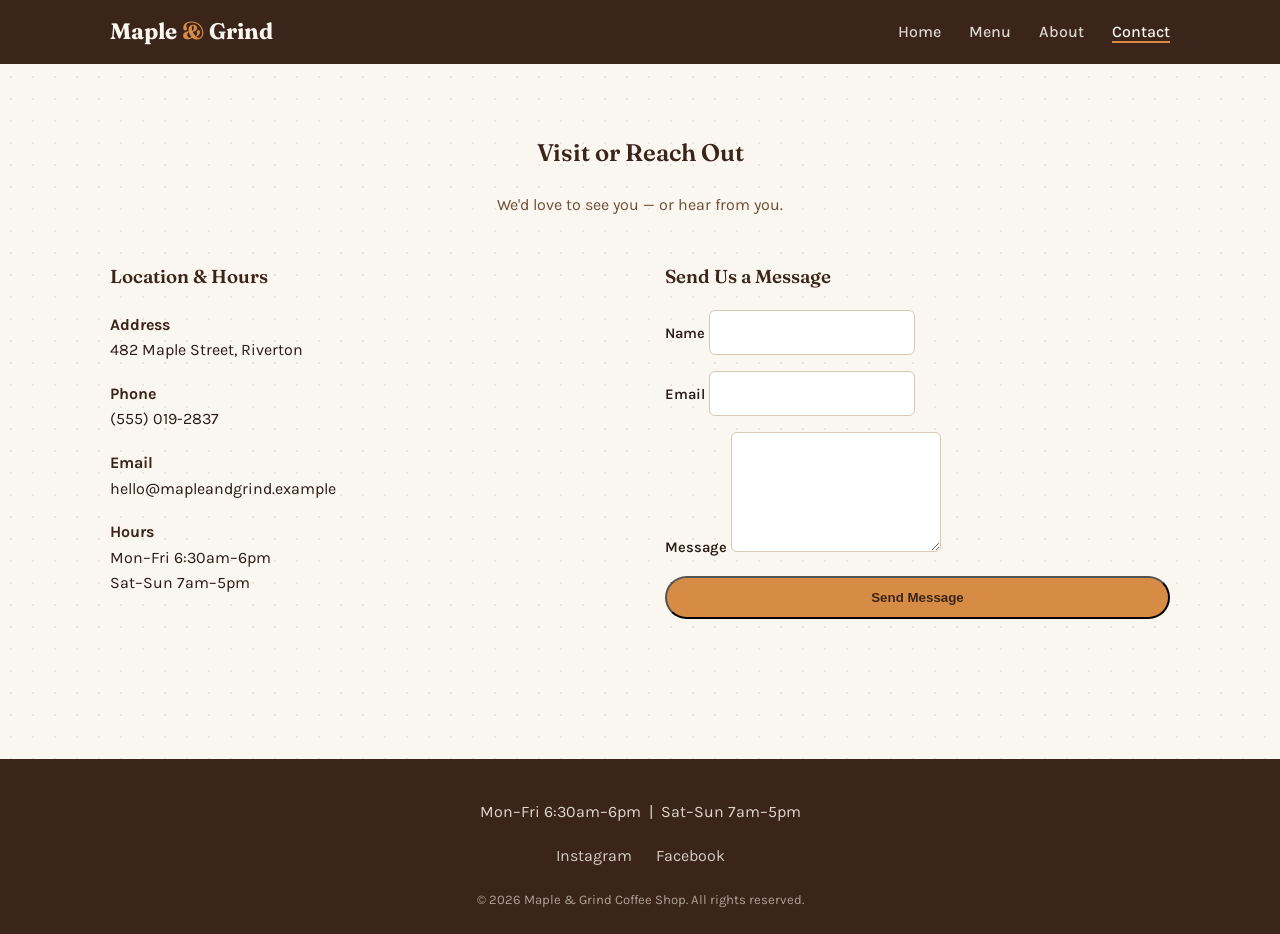
<file: contact.html>
<!DOCTYPE html>
<html lang="en">
<head>
  <meta charset="UTF-8" />
  <meta name="viewport" content="width=device-width, initial-scale=1.0" />
  <title>Contact | Maple &amp; Grind</title>
  <meta name="description" content="Visit or contact Maple & Grind coffee shop." />
  <link rel="preconnect" href="https://fonts.googleapis.com" />
  <link rel="preconnect" href="https://fonts.gstatic.com" crossorigin />
  <link href="https://fonts.googleapis.com/css2?family=Fraunces:opsz,wght@9..144,500;9..144,600;9..144,700&family=Karla:wght@400;500;600;700&display=swap" rel="stylesheet" />
  <link rel="stylesheet" href="css/style.css" />
</head>
<body>
  <header>
    <div class="nav-wrap">
      <a href="index.html" class="logo">Maple <span>&amp;</span> Grind</a>
      <button class="nav-toggle" aria-label="Toggle menu">&#9776;</button>
      <nav>
        <ul>
          <li><a href="index.html">Home</a></li>
          <li><a href="menu.html">Menu</a></li>
          <li><a href="about.html">About</a></li>
          <li><a href="contact.html" class="active">Contact</a></li>
        </ul>
      </nav>
    </div>
  </header>

  <section>
    <div class="container">
      <div class="section-header">
        <h1>Visit or Reach Out</h1>
        <p>We'd love to see you &mdash; or hear from you.</p>
      </div>

      <div class="contact-grid">
        <div>
          <h3>Location &amp; Hours</h3>
          <ul class="info-list">
            <li>
              <strong>Address</strong>
              482 Maple Street, Riverton
            </li>
            <li>
              <strong>Phone</strong>
              (555) 019-2837
            </li>
            <li>
              <strong>Email</strong>
              hello@mapleandgrind.example
            </li>
            <li>
              <strong>Hours</strong>
              Mon&ndash;Fri 6:30am&ndash;6pm<br />
              Sat&ndash;Sun 7am&ndash;5pm
            </li>
          </ul>
        </div>

        <div>
          <h3>Send Us a Message</h3>
          <form id="contact-form">
            <div>
              <label for="name">Name</label>
              <input type="text" id="name" name="name" required />
            </div>
            <div>
              <label for="email">Email</label>
              <input type="email" id="email" name="email" required />
            </div>
            <div>
              <label for="message">Message</label>
              <textarea id="message" name="message" required></textarea>
            </div>
            <button type="submit" class="btn">Send Message</button>
            <p class="form-status"></p>
          </form>
        </div>
      </div>
    </div>
  </section>

  <footer>
    <div class="container">
      <div class="hours">Mon&ndash;Fri 6:30am&ndash;6pm &nbsp;|&nbsp; Sat&ndash;Sun 7am&ndash;5pm</div>
      <div class="social">
        <a href="#">Instagram</a>
        <a href="#">Facebook</a>
      </div>
      <div class="fine-print">&copy; 2026 Maple &amp; Grind Coffee Shop. All rights reserved.</div>
    </div>
  </footer>

  <script src="js/script.js"></script>
</body>
</html>
</file>
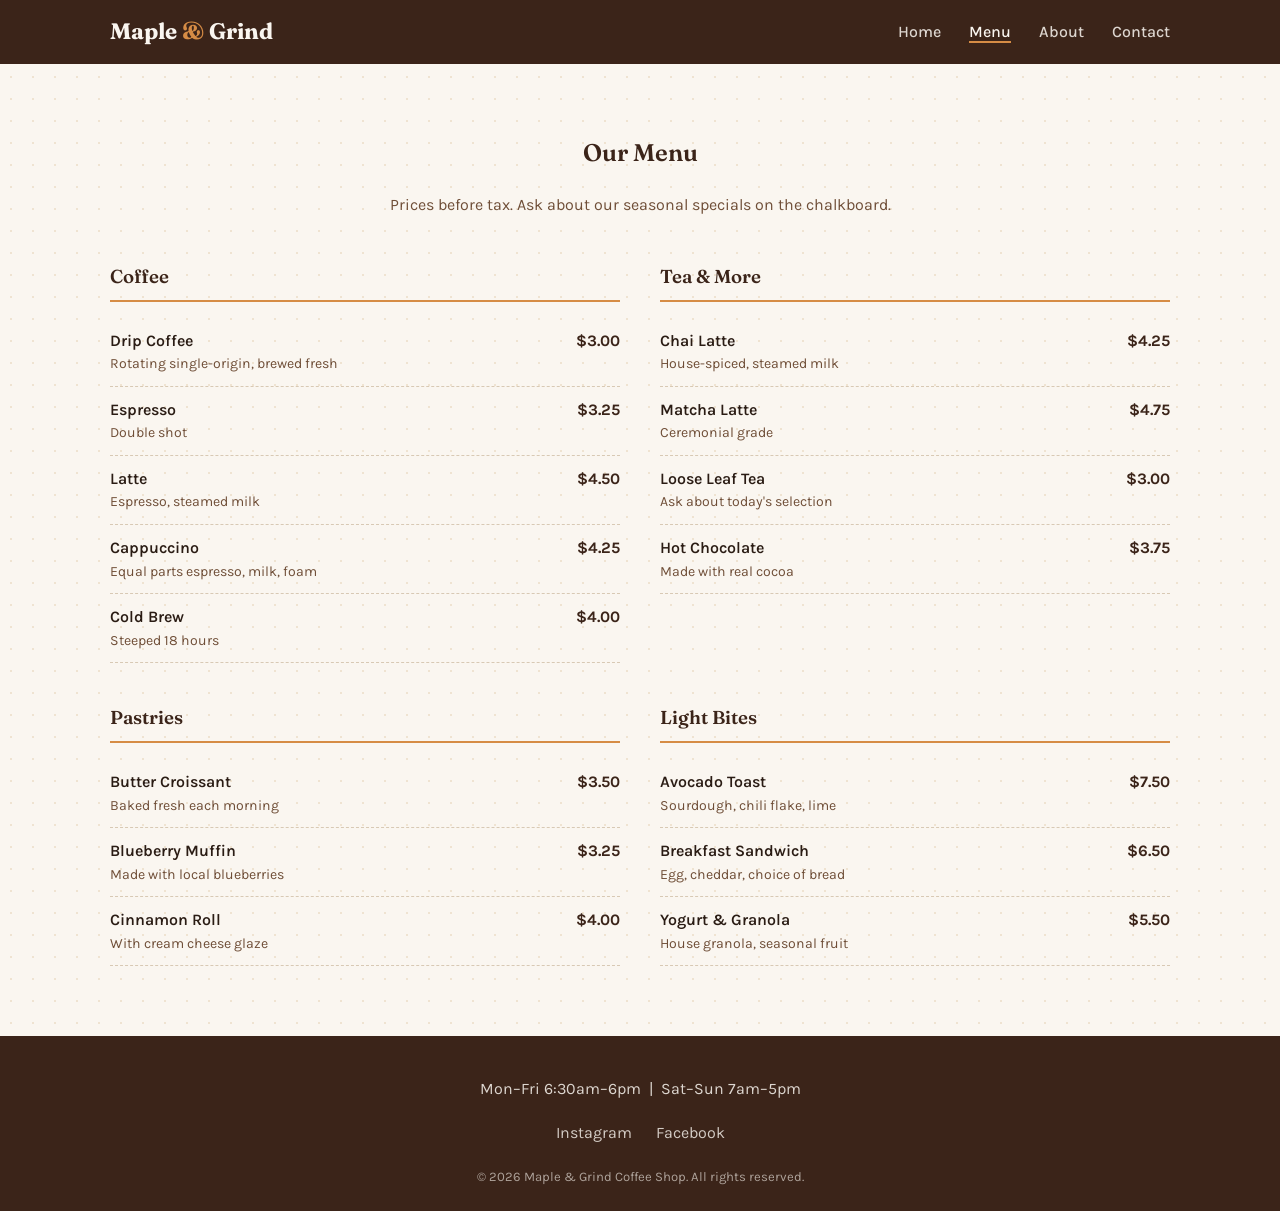
<file: menu.html>
<!DOCTYPE html>
<html lang="en">
<head>
  <meta charset="UTF-8" />
  <meta name="viewport" content="width=device-width, initial-scale=1.0" />
  <title>Menu | Maple &amp; Grind</title>
  <meta name="description" content="Coffee, espresso drinks, tea, and fresh-baked pastries at Maple & Grind." />
  <link rel="preconnect" href="https://fonts.googleapis.com" />
  <link rel="preconnect" href="https://fonts.gstatic.com" crossorigin />
  <link href="https://fonts.googleapis.com/css2?family=Fraunces:opsz,wght@9..144,500;9..144,600;9..144,700&family=Karla:wght@400;500;600;700&display=swap" rel="stylesheet" />
  <link rel="stylesheet" href="css/style.css" />
</head>
<body>
  <header>
    <div class="nav-wrap">
      <a href="index.html" class="logo">Maple <span>&amp;</span> Grind</a>
      <button class="nav-toggle" aria-label="Toggle menu">&#9776;</button>
      <nav>
        <ul>
          <li><a href="index.html">Home</a></li>
          <li><a href="menu.html" class="active">Menu</a></li>
          <li><a href="about.html">About</a></li>
          <li><a href="contact.html">Contact</a></li>
        </ul>
      </nav>
    </div>
  </header>

  <section>
    <div class="container">
      <div class="section-header">
        <h1>Our Menu</h1>
        <p>Prices before tax. Ask about our seasonal specials on the chalkboard.</p>
      </div>

      <div class="menu-list">
        <div class="menu-category">
          <h3>Coffee</h3>
          <div class="menu-item">
            <span class="name">Drip Coffee<span class="desc">Rotating single-origin, brewed fresh</span></span>
            <span class="price">$3.00</span>
          </div>
          <div class="menu-item">
            <span class="name">Espresso<span class="desc">Double shot</span></span>
            <span class="price">$3.25</span>
          </div>
          <div class="menu-item">
            <span class="name">Latte<span class="desc">Espresso, steamed milk</span></span>
            <span class="price">$4.50</span>
          </div>
          <div class="menu-item">
            <span class="name">Cappuccino<span class="desc">Equal parts espresso, milk, foam</span></span>
            <span class="price">$4.25</span>
          </div>
          <div class="menu-item">
            <span class="name">Cold Brew<span class="desc">Steeped 18 hours</span></span>
            <span class="price">$4.00</span>
          </div>
        </div>

        <div class="menu-category">
          <h3>Tea &amp; More</h3>
          <div class="menu-item">
            <span class="name">Chai Latte<span class="desc">House-spiced, steamed milk</span></span>
            <span class="price">$4.25</span>
          </div>
          <div class="menu-item">
            <span class="name">Matcha Latte<span class="desc">Ceremonial grade</span></span>
            <span class="price">$4.75</span>
          </div>
          <div class="menu-item">
            <span class="name">Loose Leaf Tea<span class="desc">Ask about today's selection</span></span>
            <span class="price">$3.00</span>
          </div>
          <div class="menu-item">
            <span class="name">Hot Chocolate<span class="desc">Made with real cocoa</span></span>
            <span class="price">$3.75</span>
          </div>
        </div>

        <div class="menu-category">
          <h3>Pastries</h3>
          <div class="menu-item">
            <span class="name">Butter Croissant<span class="desc">Baked fresh each morning</span></span>
            <span class="price">$3.50</span>
          </div>
          <div class="menu-item">
            <span class="name">Blueberry Muffin<span class="desc">Made with local blueberries</span></span>
            <span class="price">$3.25</span>
          </div>
          <div class="menu-item">
            <span class="name">Cinnamon Roll<span class="desc">With cream cheese glaze</span></span>
            <span class="price">$4.00</span>
          </div>
        </div>

        <div class="menu-category">
          <h3>Light Bites</h3>
          <div class="menu-item">
            <span class="name">Avocado Toast<span class="desc">Sourdough, chili flake, lime</span></span>
            <span class="price">$7.50</span>
          </div>
          <div class="menu-item">
            <span class="name">Breakfast Sandwich<span class="desc">Egg, cheddar, choice of bread</span></span>
            <span class="price">$6.50</span>
          </div>
          <div class="menu-item">
            <span class="name">Yogurt &amp; Granola<span class="desc">House granola, seasonal fruit</span></span>
            <span class="price">$5.50</span>
          </div>
        </div>
      </div>
    </div>
  </section>

  <footer>
    <div class="container">
      <div class="hours">Mon&ndash;Fri 6:30am&ndash;6pm &nbsp;|&nbsp; Sat&ndash;Sun 7am&ndash;5pm</div>
      <div class="social">
        <a href="#">Instagram</a>
        <a href="#">Facebook</a>
      </div>
      <div class="fine-print">&copy; 2026 Maple &amp; Grind Coffee Shop. All rights reserved.</div>
    </div>
  </footer>

  <script src="js/script.js"></script>
</body>
</html>
</file>
<file: css/style.css>
:root {
  --cream: #faf6f0;
  --brown-dark: #3b2419;
  --brown: #6f4e37;
  --brown-light: #a9784f;
  --accent: #d68c45;
  --text: #2a1c14;
  --max-width: 1100px;
}

* {
  box-sizing: border-box;
}

body {
  margin: 0;
  font-family: "Karla", "Segoe UI", system-ui, -apple-system, sans-serif;
  color: var(--text);
  background: var(--cream) radial-gradient(circle, #efe3d1 1.4px, transparent 1.4px);
  background-size: 22px 22px;
  line-height: 1.6;
}

h1, h2, h3 {
  font-family: "Fraunces", Georgia, "Times New Roman", serif;
  font-weight: 600;
  color: var(--brown-dark);
  margin-top: 0;
}

a {
  color: inherit;
}

img {
  max-width: 100%;
  display: block;
}

.container {
  max-width: var(--max-width);
  margin: 0 auto;
  padding: 0 20px;
}

/* Header / nav */
header {
  background: var(--brown-dark);
  color: var(--cream);
  position: sticky;
  top: 0;
  z-index: 10;
}

.nav-wrap {
  max-width: var(--max-width);
  margin: 0 auto;
  padding: 14px 20px;
  display: flex;
  align-items: center;
  justify-content: space-between;
}

.logo {
  font-family: "Fraunces", Georgia, serif;
  font-size: 1.4rem;
  font-weight: bold;
  text-decoration: none;
  color: var(--cream);
}

.logo span {
  color: var(--accent);
}

nav ul {
  list-style: none;
  display: flex;
  gap: 28px;
  margin: 0;
  padding: 0;
}

nav a {
  text-decoration: none;
  color: var(--cream);
  font-weight: 500;
  opacity: 0.85;
  transition: opacity 0.15s;
}

nav a:hover,
nav a.active {
  opacity: 1;
  border-bottom: 2px solid var(--accent);
}

.nav-toggle {
  display: none;
  background: none;
  border: none;
  color: var(--cream);
  font-size: 1.6rem;
  cursor: pointer;
}

/* Hero */
.hero {
  background: #f0e6d8;
  padding: 80px 20px;
}

.hero .container {
  display: grid;
  grid-template-columns: 1.1fr 0.9fr;
  gap: 50px;
  align-items: center;
}

.hero-copy {
  text-align: left;
}

.hero h1 {
  font-size: 2.9rem;
  margin-bottom: 14px;
  line-height: 1.15;
}

.hero p {
  font-size: 1.15rem;
  max-width: 460px;
  margin: 0 0 28px;
  color: var(--brown);
}

.hero-ctas {
  display: flex;
  gap: 14px;
  flex-wrap: wrap;
}

.hero-blob {
  background: repeating-linear-gradient(135deg, #5a3a28, #5a3a28 40px, #6f4e37 40px, #6f4e37 80px);
  border-radius: 42% 58% 63% 37% / 47% 41% 59% 53%;
  height: 320px;
  transform: rotate(-2deg);
}

.btn {
  display: inline-block;
  background: var(--accent);
  color: var(--brown-dark);
  padding: 12px 28px;
  border-radius: 30px;
  text-decoration: none;
  font-weight: bold;
  transition: transform 0.15s, background 0.15s;
}

.btn:hover {
  background: #e6a562;
  transform: translateY(-2px);
}

.btn-outline {
  background: transparent;
  border: 2px solid var(--brown-dark);
  color: var(--brown-dark);
}

.btn-outline:hover {
  background: var(--brown-dark);
  color: var(--cream);
}

/* Sections */
section {
  padding: 70px 0;
}

.section-alt {
  background: #f0e6d8;
}

.section-header {
  text-align: center;
  max-width: 600px;
  margin: 0 auto 44px;
}

.section-header p {
  color: var(--brown);
}

/* Cards / grid */
.grid-3 {
  display: grid;
  grid-template-columns: repeat(3, 1fr);
  gap: 28px;
}

.card {
  background: white;
  padding: 30px 24px;
  border-radius: 22px;
  text-align: center;
  box-shadow: 0 4px 14px rgba(59, 36, 25, 0.08);
}

.card .icon {
  font-size: 2.2rem;
  margin-bottom: 14px;
}

/* Menu */
.menu-list {
  display: grid;
  grid-template-columns: 1fr 1fr;
  gap: 40px;
}

.menu-category h3 {
  border-bottom: 2px solid var(--accent);
  padding-bottom: 8px;
  margin-bottom: 16px;
}

.menu-item {
  display: flex;
  justify-content: space-between;
  gap: 12px;
  padding: 10px 0;
  border-bottom: 1px dashed #d8c9b4;
}

.menu-item .name {
  font-weight: 600;
}

.menu-item .desc {
  display: block;
  font-size: 0.88rem;
  color: var(--brown);
  font-weight: normal;
}

.menu-item .price {
  white-space: nowrap;
  font-weight: bold;
  color: var(--brown-dark);
}

/* About */
.about-grid {
  display: grid;
  grid-template-columns: 1fr 1fr;
  gap: 50px;
  align-items: center;
}

.photo-placeholder {
  border-radius: 28% 72% 65% 35% / 43% 38% 62% 57%;
  height: 320px;
  width: 100%;
  display: block;
  object-fit: cover;
  transform: rotate(1.5deg);
}

/* Contact */
.contact-grid {
  display: grid;
  grid-template-columns: 1fr 1fr;
  gap: 50px;
}

.info-list {
  list-style: none;
  padding: 0;
  margin: 20px 0 0;
}

.info-list li {
  margin-bottom: 18px;
}

.info-list strong {
  display: block;
  color: var(--brown-dark);
}

form {
  display: flex;
  flex-direction: column;
  gap: 16px;
}

label {
  font-weight: 600;
  font-size: 0.92rem;
}

input,
textarea {
  padding: 12px;
  border: 1px solid #d8c9b4;
  border-radius: 6px;
  font-family: inherit;
  font-size: 1rem;
  background: white;
}

textarea {
  resize: vertical;
  min-height: 120px;
}

.form-status {
  font-weight: 600;
  min-height: 1.4em;
}

.form-status.success {
  color: #2f7a3c;
}

/* Footer */
footer {
  background: var(--brown-dark);
  color: var(--cream);
  padding: 40px 0 24px;
  text-align: center;
}

footer .hours {
  opacity: 0.85;
  margin-bottom: 18px;
}

footer .social a {
  margin: 0 10px;
  text-decoration: none;
  color: var(--cream);
  opacity: 0.8;
}

footer .fine-print {
  margin-top: 20px;
  font-size: 0.82rem;
  opacity: 0.6;
}

/* Responsive */
@media (max-width: 760px) {
  .grid-3,
  .menu-list,
  .about-grid,
  .contact-grid {
    grid-template-columns: 1fr;
  }

  .nav-toggle {
    display: block;
  }

  nav {
    display: none;
    width: 100%;
  }

  nav.open {
    display: block;
  }

  nav ul {
    flex-direction: column;
    gap: 0;
    padding: 10px 0;
  }

  nav ul li {
    padding: 10px 0;
    border-top: 1px solid rgba(255, 255, 255, 0.1);
  }

  .nav-wrap {
    flex-wrap: wrap;
  }

  .hero {
    padding: 50px 20px;
  }

  .hero .container {
    grid-template-columns: 1fr;
    gap: 30px;
  }

  .hero-copy {
    text-align: center;
  }

  .hero p {
    margin: 0 auto 28px;
  }

  .hero-ctas {
    justify-content: center;
  }

  .hero-blob {
    height: 200px;
    order: -1;
  }

  .hero h1 {
    font-size: 2.1rem;
  }
}
</file>
